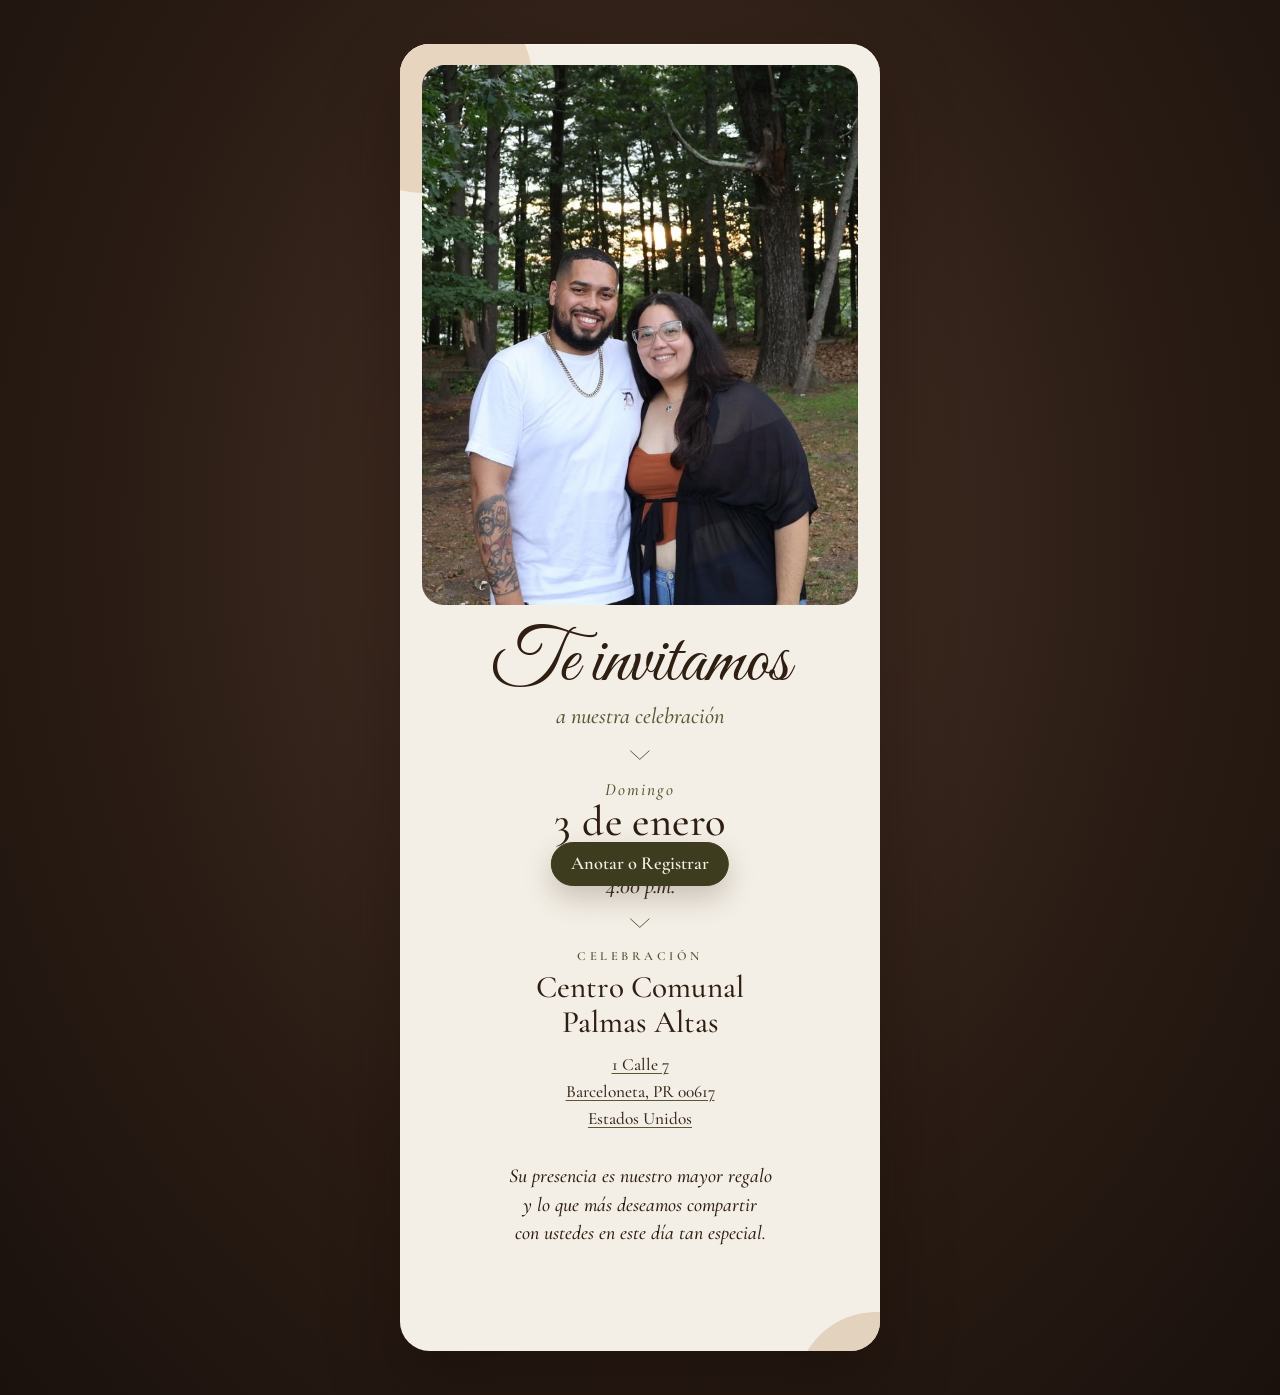
<file: index.html>
<!DOCTYPE html>
<html lang="es">
  <head>
    <meta charset="utf-8" />
    <meta name="viewport" content="width=device-width, initial-scale=1" />
    <title>Te invitamos — 3 de enero de 2027</title>
    <meta
      name="description"
      content="Te invitamos a nuestra celebración el domingo 3 de enero de 2027 a las 4:00 p.m. en el Centro Comunal Palmas Altas, Barceloneta."
    />
    <meta name="theme-color" content="#f4efe6" />
    <link rel="preconnect" href="https://fonts.googleapis.com" />
    <link rel="preconnect" href="https://fonts.gstatic.com" crossorigin />
    <link
      href="https://fonts.googleapis.com/css2?family=Cormorant+Garamond:ital,wght@0,500;0,600;1,500&family=Great+Vibes&display=swap"
      rel="stylesheet"
    />
    <link rel="stylesheet" href="styles.css" />
  </head>
  <body>
    <main class="card">
      <div class="wash wash-a" aria-hidden="true"></div>
      <div class="wash wash-b" aria-hidden="true"></div>

      <figure class="portrait">
        <img
          src="images/pareja.jpg"
          alt="La pareja sonríe junta entre los árboles, con la luz del atardecer detrás."
          width="686"
          height="849"
        />
      </figure>

      <h1>
        <span class="script">Te invitamos</span>
        <span class="line">a nuestra celebración</span>
      </h1>

      <svg class="mark" viewBox="0 0 28 16" aria-hidden="true">
        <path d="M2 2.5 L14 13.5 L26 2.5" />
      </svg>

      <p class="when">
        <time datetime="2027-01-03T16:00-04:00">
          <span class="weekday">Domingo</span>
          <span class="day">3 de enero</span>
          <span class="year">2027</span>
          <span class="hour">4:00 p.m.</span>
        </time>
      </p>

      <svg class="mark" viewBox="0 0 28 16" aria-hidden="true">
        <path d="M2 2.5 L14 13.5 L26 2.5" />
      </svg>

      <p class="label">Celebración</p>
      <h2>Centro Comunal Palmas Altas</h2>
      <address>
        <a
          href="https://www.google.com/maps/search/?api=1&amp;query=Centro%20Comunal%20Palmas%20Altas%2C%201%20Calle%207%2C%20Barceloneta%2C%20PR%2000617"
          >1 Calle 7<br />Barceloneta, PR 00617<br />Estados Unidos</a
        >
      </address>

      <p class="gift">
        Su presencia es nuestro mayor regalo y lo que más deseamos compartir
        con ustedes en este día tan especial.
      </p>
    </main>

    <button type="button" class="register" aria-haspopup="dialog" aria-controls="registro">
      Anotar o Registrar
    </button>

    <div class="veil" hidden>
      <div
        class="sheet"
        id="registro"
        role="dialog"
        aria-modal="true"
        aria-labelledby="registro-titulo"
      >
        <button type="button" class="sheet-close" aria-label="Cerrar">
          <span aria-hidden="true">×</span>
        </button>
        <h2 id="registro-titulo">Anotar o Registrar</h2>
        <p class="sheet-note">Deja tu nombre, teléfono y email. Solo nosotros vemos estos datos.</p>

        <form id="form-registro" novalidate>
          <div class="field">
            <label for="nombre">Nombre</label>
            <input id="nombre" name="nombre" type="text" autocomplete="name" maxlength="80" aria-describedby="error-nombre" required />
            <p id="error-nombre" class="field-error" hidden></p>
          </div>
          <div class="field">
            <label for="telefono">Teléfono</label>
            <input
              id="telefono"
              name="telefono"
              type="tel"
              inputmode="tel"
              autocomplete="tel"
              maxlength="20"
              aria-describedby="error-telefono"
              required
            />
            <p id="error-telefono" class="field-error" hidden></p>
          </div>
          <div class="field">
            <label for="email">Email</label>
            <input
              id="email"
              name="email"
              type="email"
              autocomplete="email"
              maxlength="120"
              aria-describedby="error-email"
              required
            />
            <p id="error-email" class="field-error" hidden></p>
          </div>
          <button type="submit">Anotar o Registrar</button>
          <p id="form-status" class="form-status" role="status"></p>
        </form>

        <div class="sheet-done" hidden>
          <p class="sheet-thanks"></p>
          <button type="button" class="sheet-ok">Cerrar</button>
        </div>
      </div>
    </div>
    <script src="registrar.js"></script>
  </body>
</html>
</file>
<file: styles.css>
:root {
  --ivory: #f4efe6;
  --cream: #d7bfa9;
  --sand: #c6b69e;
  --olive: #5a5532;
  --olive-deep: #3d3c1f;
  --espresso: #2f1e12;
  --ink: #3a271c;
  --desk: #2a1c14;
  --desk-glow: #4a3428;
  --script: "Great Vibes", "Palatino Linotype", Palatino, serif;
  --serif: "Cormorant Garamond", Palatino, "Palatino Linotype", "Times New Roman", serif;
  color-scheme: only light;
}

*,
*::before,
*::after {
  box-sizing: border-box;
}

html {
  background: var(--desk);
}

body {
  margin: 0;
  min-height: 100svh;
  background: var(--desk);
  color: var(--espresso);
  font-family: var(--serif);
}

.card {
  position: relative;
  isolation: isolate;
  overflow: hidden;
  width: min(100%, 28.5rem);
  min-height: 100svh;
  margin: 0 auto;
  padding: calc(1.15rem + env(safe-area-inset-top)) 1.35rem
    calc(6.4rem + env(safe-area-inset-bottom));
  background: var(--ivory);
  text-align: center;
}

.wash {
  position: absolute;
  z-index: -1;
  border-radius: 50%;
  pointer-events: none;
}

.wash-a {
  width: 13.5rem;
  height: 13.5rem;
  top: -4.2rem;
  left: -5.2rem;
  background: #e7d5c0;
}

.wash-b {
  width: 10rem;
  height: 10rem;
  right: -4.75rem;
  bottom: -7.6rem;
  background: #e3d2bd;
}

.portrait {
  margin: 0.15rem 0 0;
}

.portrait img {
  display: block;
  width: 100%;
  height: auto;
  border-radius: 1.35rem;
}

h1,
h2,
p {
  margin: 0;
}

h1 {
  display: flex;
  flex-direction: column;
  align-items: center;
  margin-top: 1.55rem;
}

.script {
  font-family: var(--script);
  font-size: clamp(3.35rem, 15vw, 4.7rem);
  font-weight: 400;
  line-height: 0.9;
  color: var(--espresso);
}

.line {
  margin-top: 0.35rem;
  font-size: 1.4rem;
  font-style: italic;
  font-weight: 500;
  line-height: 1.2;
  color: var(--olive);
}

.mark {
  display: block;
  width: 1.35rem;
  height: auto;
  margin: 1.15rem auto;
  overflow: visible;
}

.mark path {
  fill: none;
  stroke: var(--olive);
  stroke-width: 1.25;
  stroke-linecap: round;
  stroke-linejoin: round;
}

.when {
  display: flex;
  justify-content: center;
}

time {
  display: flex;
  flex-direction: column;
  align-items: center;
}

.weekday,
.year {
  font-size: 1.08rem;
  font-style: italic;
  font-weight: 500;
  letter-spacing: 0.12em;
  color: var(--olive);
}

.day {
  margin: 0.12rem 0 0.05rem;
  font-size: 2.65rem;
  font-weight: 500;
  line-height: 0.95;
  letter-spacing: 0.01em;
  color: var(--espresso);
}

.hour {
  margin-top: 0.45rem;
  font-size: 1.4rem;
  font-style: italic;
  font-weight: 500;
  color: var(--ink);
}

.label {
  font-size: 0.78rem;
  font-weight: 600;
  letter-spacing: 0.28em;
  text-transform: uppercase;
  color: var(--olive);
}

h2 {
  max-width: 16rem;
  margin: 0.4rem auto 0;
  font-size: 1.95rem;
  font-weight: 500;
  line-height: 1.12;
  text-wrap: balance;
  color: var(--espresso);
}

address {
  margin: 0.75rem auto 0;
  max-width: 16.5rem;
  font-style: normal;
  font-size: 1.08rem;
  font-weight: 500;
  line-height: 1.55;
  text-wrap: balance;
  color: var(--ink);
}

address a {
  color: inherit;
  text-decoration-thickness: 1px;
  text-decoration-color: var(--olive);
  text-underline-offset: 0.18em;
}

address a:hover {
  color: var(--olive-deep);
}

address a:focus-visible {
  outline: 2px solid var(--olive);
  outline-offset: 4px;
  border-radius: 2px;
}

.gift {
  max-width: 20.5rem;
  margin: 1.85rem auto 0;
  font-size: 1.24rem;
  font-style: italic;
  font-weight: 500;
  line-height: 1.45;
  text-wrap: balance;
  color: var(--espresso);
}

.lista-link {
  margin: 1.35rem 0 0;
  font-size: 1.05rem;
  font-style: italic;
}

.lista-link a,
.lista-back a {
  color: var(--olive);
  text-underline-offset: 0.18em;
}

.lista-link a:focus-visible,
.lista-back a:focus-visible {
  outline: 2px solid var(--olive);
  outline-offset: 4px;
  border-radius: 2px;
}

.register {
  position: fixed;
  z-index: 20;
  left: 50%;
  bottom: calc(0.9rem + env(safe-area-inset-bottom));
  transform: translateX(-50%);
  min-height: 2.75rem;
  max-width: calc(100% - 2rem);
  padding: 0.55rem 1.2rem;
  border: 1px solid var(--olive-deep);
  border-radius: 1.4rem;
  background: var(--olive-deep);
  color: var(--ivory);
  font-family: var(--serif);
  font-size: 1.15rem;
  font-weight: 600;
  line-height: 1;
  white-space: nowrap;
  box-shadow: 0 12px 28px rgba(47, 30, 18, 0.22);
  cursor: pointer;
}

.register:hover {
  background: var(--espresso);
}

.register:focus-visible {
  outline: 2px solid var(--ivory);
  outline-offset: 3px;
}

body.sheet-open .register {
  visibility: hidden;
  pointer-events: none;
}

body.sheet-open {
  overflow: hidden;
}

.veil {
  position: fixed;
  z-index: 30;
  inset: 0;
  display: grid;
  align-items: end;
  justify-items: center;
  padding: 0.75rem;
  background: rgba(42, 28, 20, 0.48);
}

.veil[hidden] {
  display: none;
}

.sheet {
  position: relative;
  width: min(100%, 26rem);
  max-height: min(92svh, 42rem);
  overflow: auto;
  padding: 1.35rem 1.25rem calc(1.4rem + env(safe-area-inset-bottom));
  border-radius: 1.35rem;
  background: var(--ivory);
  text-align: left;
  box-shadow: 0 24px 60px rgba(18, 8, 4, 0.35);
}

.sheet-close {
  position: absolute;
  top: 0.55rem;
  right: 0.55rem;
  width: 2.75rem;
  height: 2.75rem;
  border: 0;
  border-radius: 50%;
  background: transparent;
  color: var(--espresso);
  font-family: var(--serif);
  font-size: 1.8rem;
  line-height: 1;
  cursor: pointer;
}

.sheet-close:focus-visible,
.sheet button[type="submit"]:focus-visible,
.sheet-ok:focus-visible,
.clave-form button:focus-visible {
  outline: 2px solid var(--olive);
  outline-offset: 3px;
}

.sheet h2,
.lista h1 {
  margin: 0.2rem 2rem 0 0;
  font-size: 2rem;
  font-weight: 500;
  line-height: 1.05;
  text-align: left;
}

.sheet-note,
.lista-lead {
  margin: 0.55rem 0 0;
  font-size: 1.08rem;
  font-style: italic;
  line-height: 1.35;
  color: var(--ink);
}

.field {
  margin-top: 0.95rem;
}

.field label,
.clave-form label {
  display: block;
  margin-bottom: 0.15rem;
  font-size: 1rem;
  font-style: italic;
  color: var(--olive);
}

.field input,
.clave-form input {
  width: 100%;
  min-height: 2.75rem;
  padding: 0.35rem 0.1rem;
  border: 0;
  border-bottom: 1px solid var(--sand);
  border-radius: 0;
  background: transparent;
  color: var(--espresso);
  font-family: var(--serif);
  font-size: 1.25rem;
}

.field input:focus-visible,
.clave-form input:focus-visible {
  outline: none;
  border-bottom: 2px solid var(--olive);
}

.field input[aria-invalid="true"] {
  border-bottom-color: #6b2d22;
}

.field-error,
.form-status {
  min-height: 0;
  margin: 0.3rem 0 0;
  font-size: 0.98rem;
  font-style: italic;
  color: #6b2d22;
}

.sheet button[type="submit"],
.sheet-ok,
.clave-form button {
  width: 100%;
  min-height: 2.9rem;
  margin-top: 1.15rem;
  border: 0;
  border-radius: 1.4rem;
  background: var(--olive-deep);
  color: var(--ivory);
  font-family: var(--serif);
  font-size: 1.2rem;
  font-weight: 600;
  cursor: pointer;
}

.sheet button[type="submit"]:disabled {
  opacity: 0.7;
  cursor: wait;
}

.sheet-thanks {
  margin: 0.4rem 0 0;
  font-size: 1.45rem;
  font-style: italic;
  line-height: 1.3;
  text-wrap: balance;
}

.lista {
  text-align: left;
}

.lista-back {
  margin: 0 0 1rem;
  font-size: 1.05rem;
  font-style: italic;
}

.lista h1 {
  display: block;
  margin: 0.2rem 0 0;
  text-align: left;
}

.lista-count {
  margin: 1.2rem 0 0;
  font-size: 1.15rem;
  font-style: italic;
  color: var(--olive);
}

.lista-open {
  margin: 1.4rem 0 0;
}

.lista-open a {
  display: flex;
  align-items: center;
  justify-content: center;
  min-height: 2.9rem;
  border-radius: 1.4rem;
  background: var(--olive-deep);
  color: var(--ivory);
  font-size: 1.2rem;
  font-weight: 600;
  text-decoration: none;
}

.lista-open a:focus-visible {
  outline: 2px solid var(--olive);
  outline-offset: 3px;
}

.lista-empty p {
  margin: 0.8rem 0 0;
  font-size: 1.2rem;
  font-style: italic;
}

.personas {
  margin: 0.4rem 0 0;
  padding: 0;
  list-style: none;
}

.personas li {
  display: flex;
  flex-direction: column;
  gap: 0.1rem;
  padding: 0.9rem 0;
  border-bottom: 1px solid #e4d5c4;
}

.persona-nombre {
  font-size: 1.45rem;
  line-height: 1.15;
}

.personas a,
.personas time {
  font-size: 1.08rem;
  color: var(--ink);
  text-decoration-color: var(--olive);
  text-underline-offset: 0.15em;
}

.personas a:focus-visible {
  outline: 2px solid var(--olive);
  outline-offset: 3px;
}

@media (min-width: 760px) {
  .veil {
    align-items: center;
  }
}

@media (min-width: 760px) {
  body {
    display: grid;
    place-items: center;
    padding: 2.75rem 1.5rem;
    background:
      radial-gradient(ellipse at 50% 38%, var(--desk-glow) 0%, var(--desk) 58%, #1a110d 100%);
  }

  .card {
    width: min(100%, 30rem);
    min-height: 0;
    border-radius: 1.85rem;
    box-shadow:
      inset 0 1px 0 rgba(255, 248, 238, 0.7),
      0 28px 70px rgba(18, 8, 4, 0.38);
  }

  .script {
    font-size: 4.7rem;
  }
}

@media (max-width: 759px) {
  html,
  body {
    background: var(--ivory);
  }
}

@media print {
  html,
  body {
    background: white;
  }

  .card {
    box-shadow: none;
    min-height: 0;
  }

  .register,
  .veil,
  .lista-link {
    display: none;
  }
}
</file>
